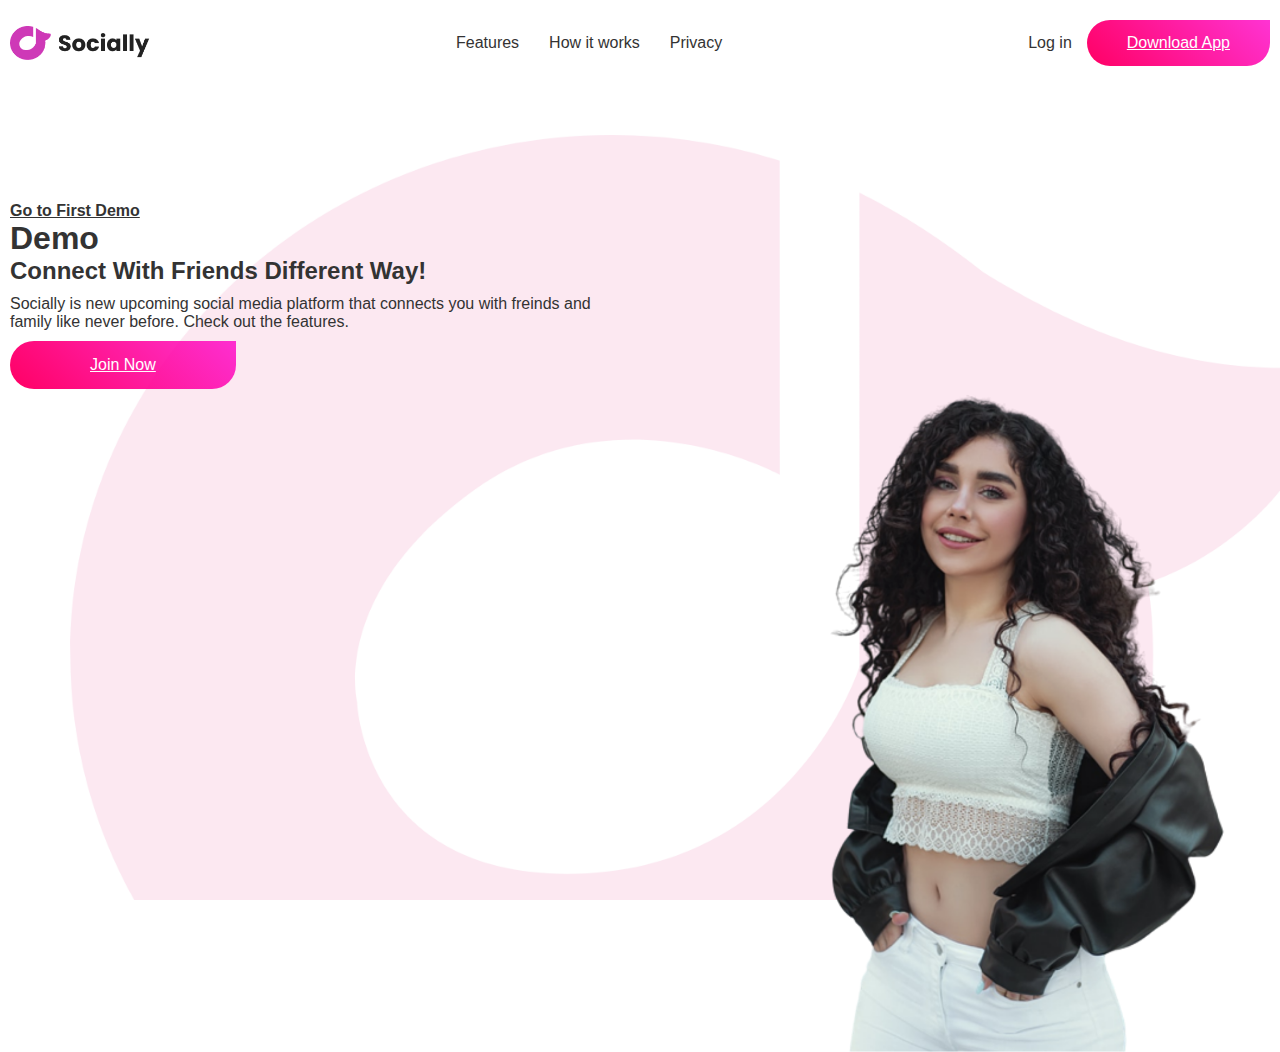
<file: index2.html>
<!doctype htm>
<html>
    <head>
        <meta charset="utf-8">
        <meta name="viewport" content="width=device-width, initial-scale=1.0">
        <title> Demo Website</title>
        <link rel="stylesheet" href="style.css">
    </head>
    <body>
         <div class="hero">

            <nav>
                <img src="images/logo.png" class="logo">
                <ul>
                    <li><a href="#">Features</a></li>
                    <li><a href="#">How it works</a></li>
                    <li><a href="#">Privacy</a></li>
                </ul>
                <div class="test">
                    <a href="#" class="login-btn">Log in</a>
                    <a href="#" class="btn">Download App</a>

                </div>
            </nav>
            <div class="content">
                <h4><a href="index.html" class="content">Go to First Demo</a></h4>
                <h1>Demo</h1>
                
                <h2>Connect With Friends Different Way!</h2>
                <p>Socially is new upcoming social media platform that connects you with freinds and family like never before. Check out the features.</p>
              <a href="#" class="btn">Join Now</a>
            </div>
            <img src="images/pic.png" class="feature">
           
         </div>
         
    </body>

</html>
</file>
<file: style.css>
* {
  margin: 0;
  padding: 0;
  box-sizing: border-box;
  font-family: "Poppins", sans-serif;
}

.hero {
  width: 100%;
  min-height: 100vh;
  background-image: url(images/back-image.png);
  background-position: center;
  background-size: cover;
  padding: 10px;
  position: relative;
}
nav {
  padding: 10px 0;
  display: flex;
  align-items: center;
  justify-content: space-between;
  

}
.logo {
  width: 140px;
}
nav ul {
    display: flex;
    list-style: none;
    margin: 0;
    padding: 0;
    white-space: nowrap;
  }
  
  /* Style for list items */
  nav ul li {
    margin: 0 15px;
  }
  
  /* Style for links inside list items */
  nav ul li a {
    text-decoration: none;
    color: #333;
    font-weight: 400;
    font-size: 16px;
  }
  .test{display:flex;
    align-items: center;
    justify-content: space-between;}
.login-btn {
  text-decoration: none;
  color: #333;
  margin-right: 15px;
  display: inline-block; /* Ensures proper alignment */
  white-space: nowrap; /
}
.btn {
    display: inline-block;
  padding: 14px 40px;
  color: #fff;
  background-image: linear-gradient(
    45deg,
    rgb(255, 0, 100),
    rgba(255, 0, 200, 0.799)
  );
  font: size 14px;
  border-radius: 30px;
  border-top-right-radius: 0px;
  transition: 0.5s;
}
.content{
margin-top: 10%;
max-width:600px;
color: #333;


}
p{
    margin-top:10px;
    margin-bottom: 10px;
}
.content .btn{
    padding: 15px 80px;
    font-size: 16px;
}
.btn:hover{
    border-radius: 30px;
}
.feature{
    width:530px;
    position: absolute;
    right: 10px
}
</file>
